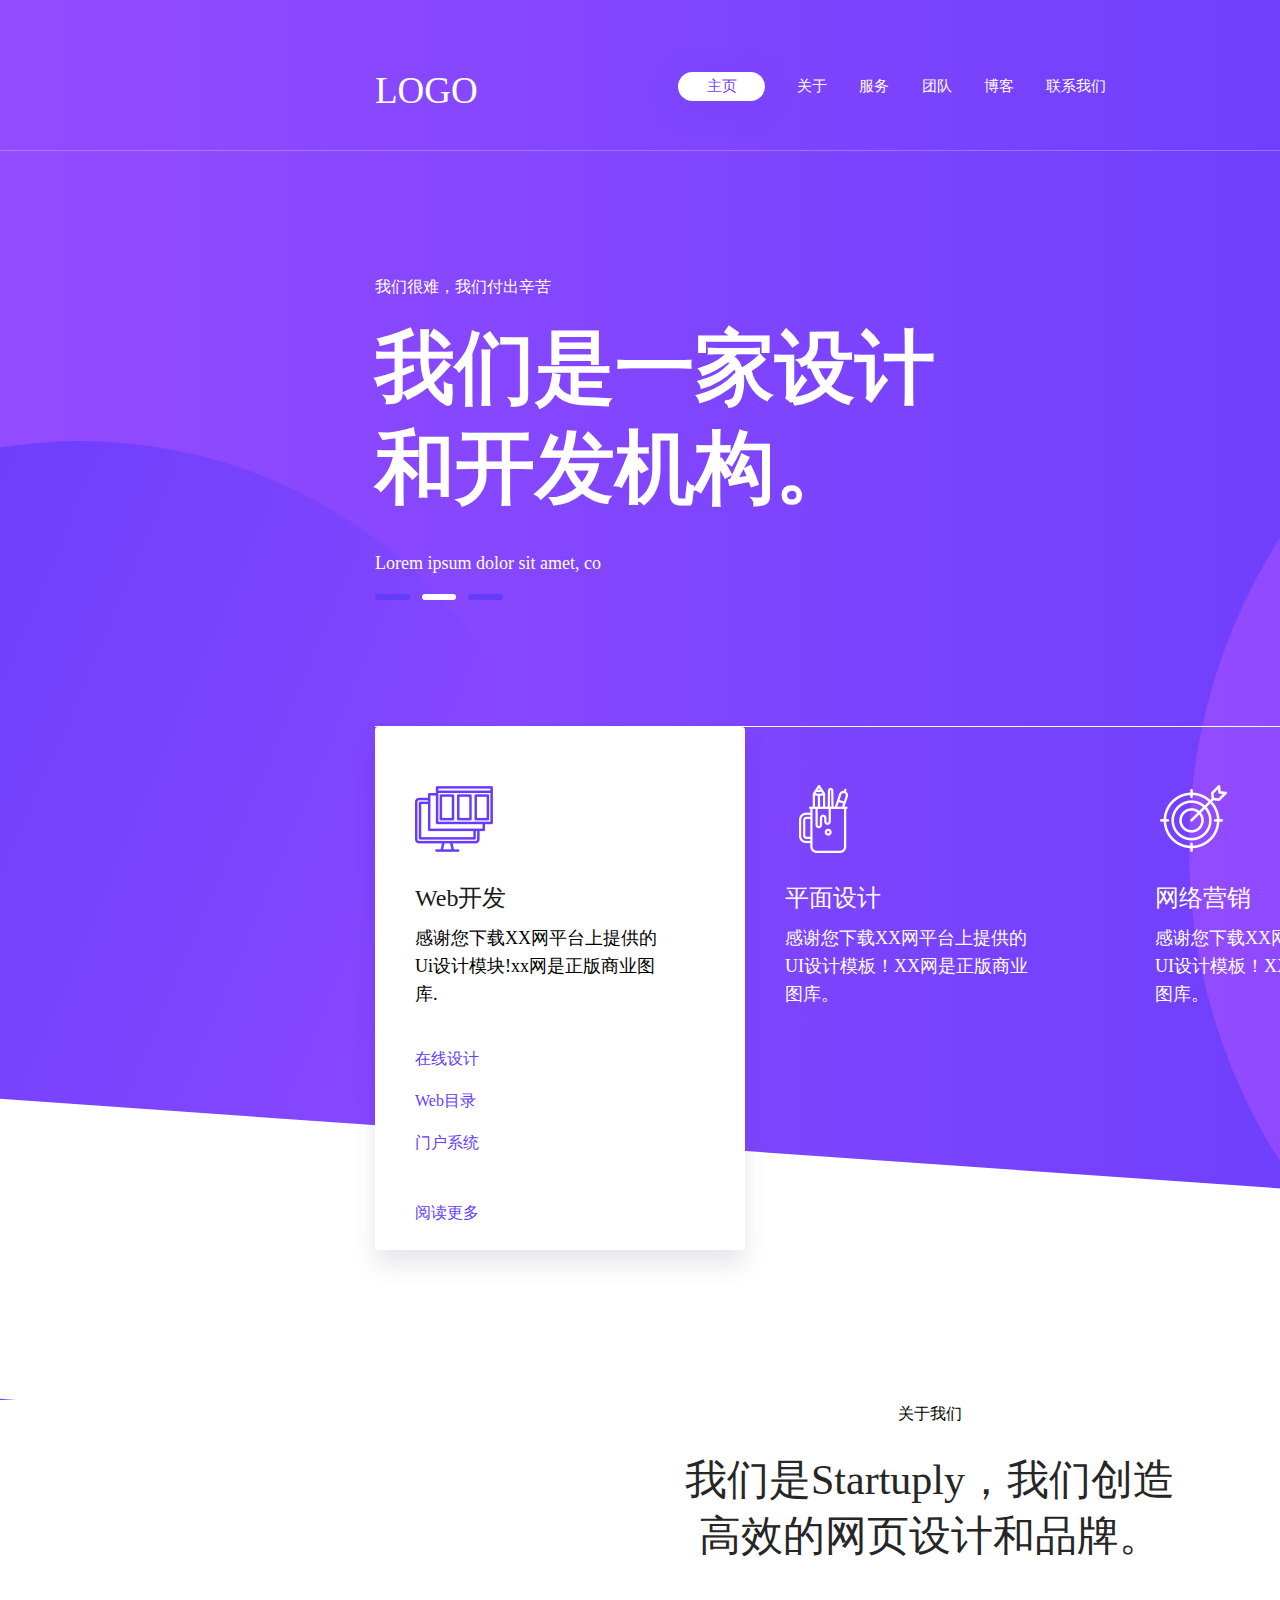
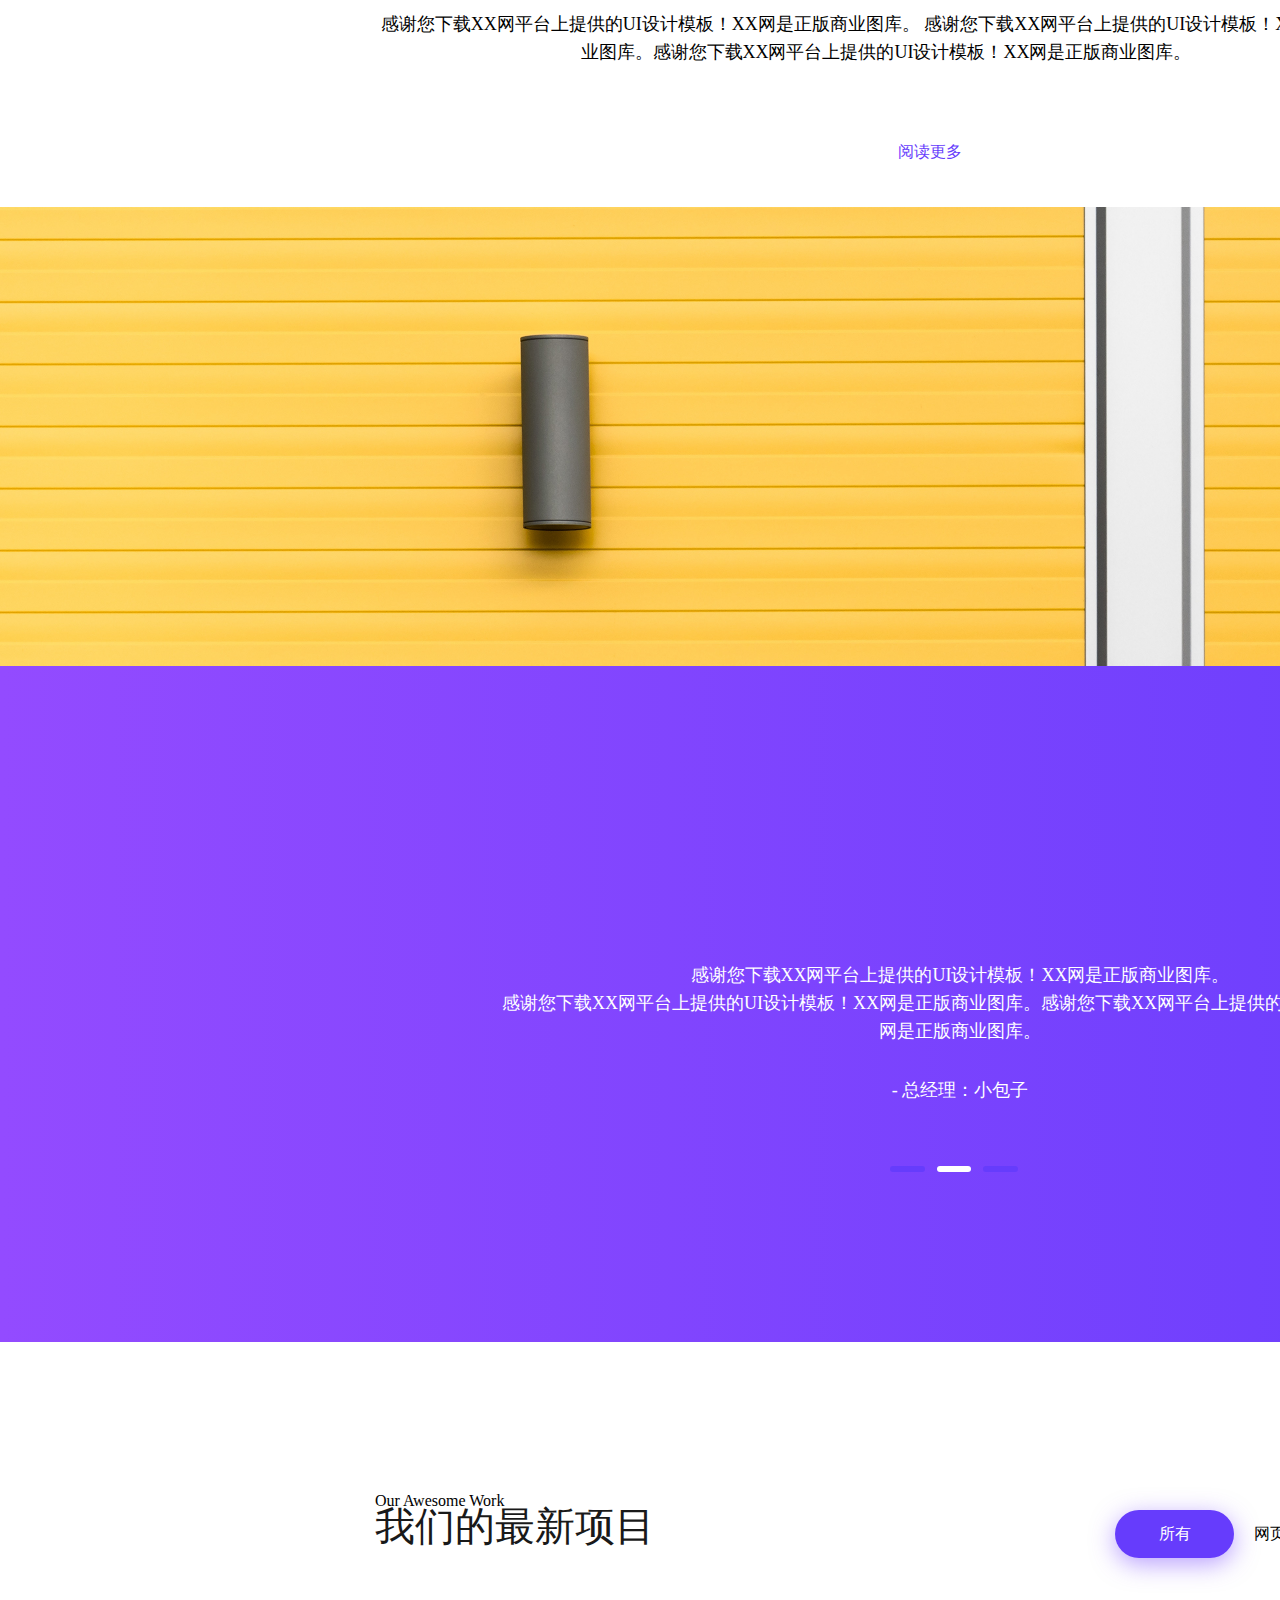
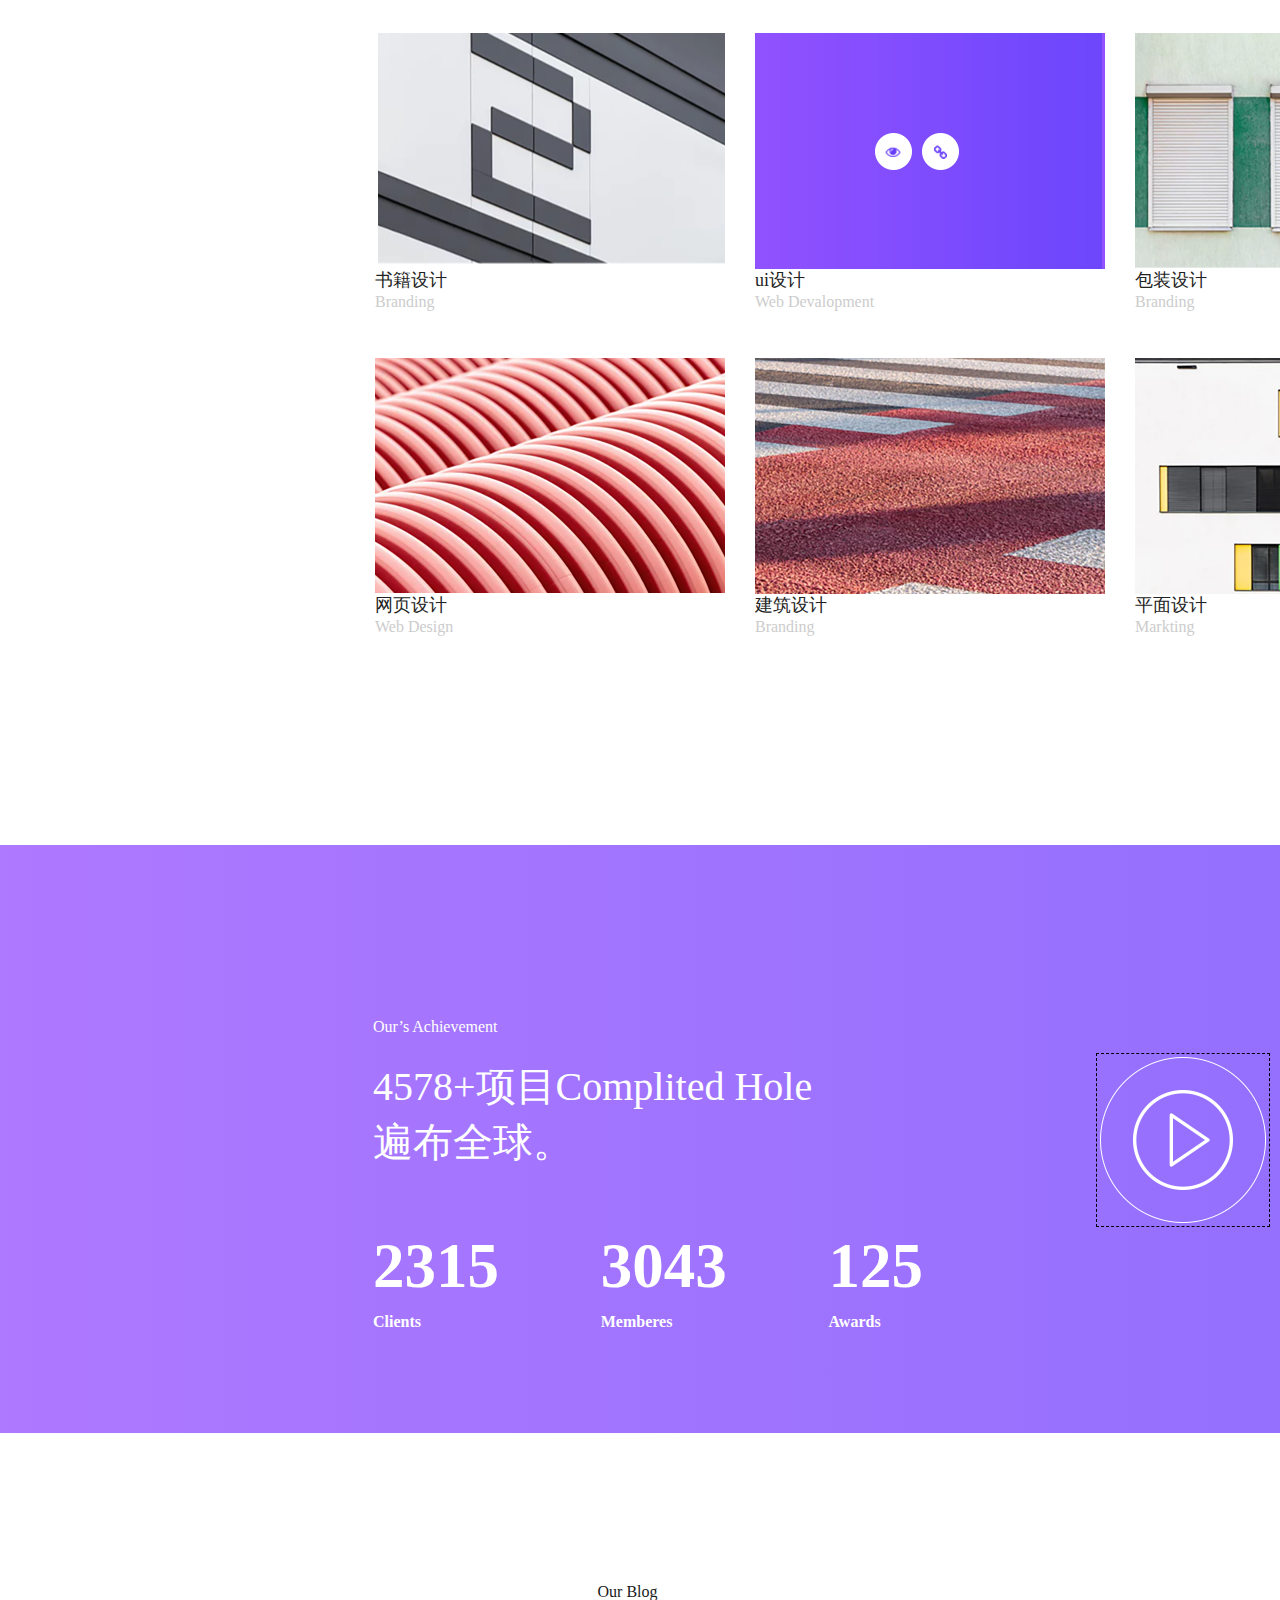
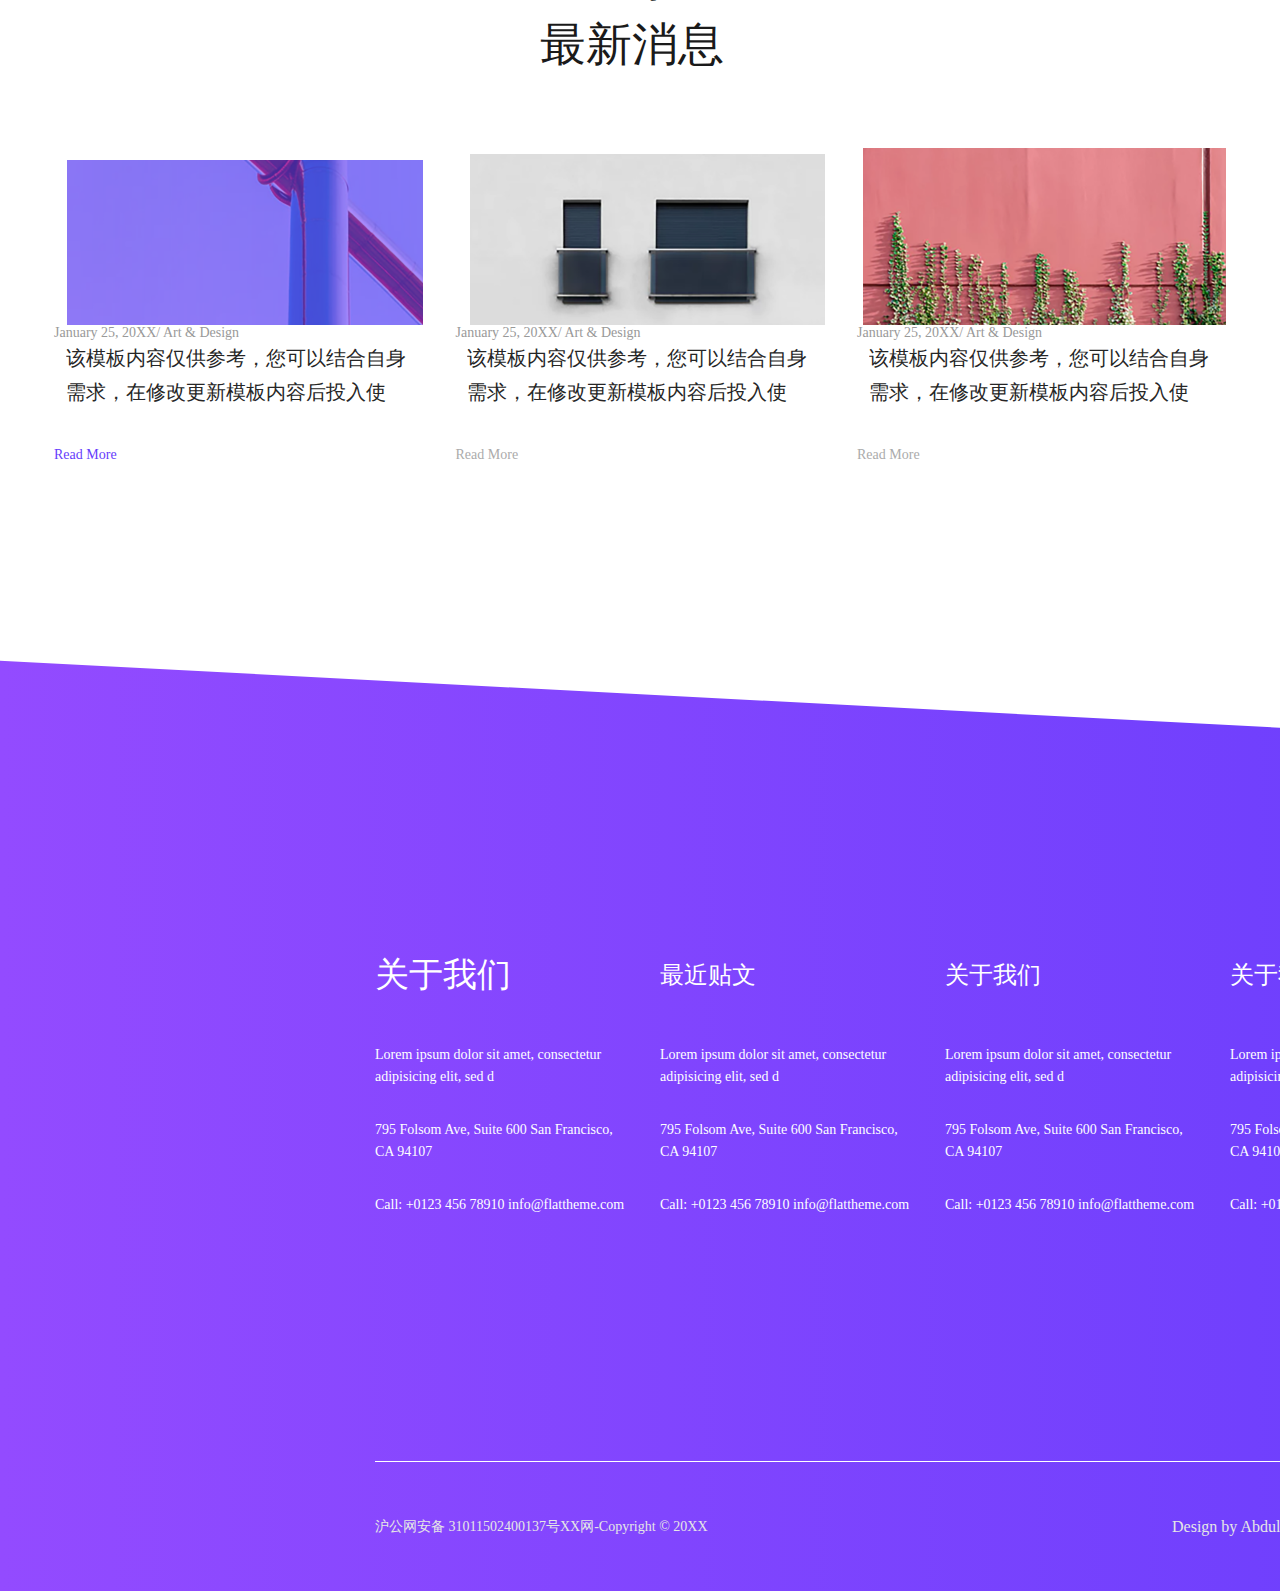
<file: index.html>
<!DOCTYPE html>
<html lang="en">
<head>
    <meta charset="UTF-8">
    <meta name="viewport" content="width=device-width, initial-scale=1.0">
    <title>Document</title>
    <link rel="stylesheet" href="./css/index.css">
    <!-- <script src="https://cdn.tailwindcss.com"></script> -->
</head>
<body>
    <div class="home">
        <div class="home_top">
            <div class="logo">LOGO</div>
            <ul class="nav">
                <li>主页</li>
                <li>关于</li>
                <li>服务</li>
                <li>团队</li>
                <li>博客</li>
                <li>联系我们</li>
            </ul>
            <div class="login">
                <div>登录</div>
                <button>免费注册</button>
            </div>
        </div>
        <div class="underline"></div>
        <div class="ball1"></div>
        <div class="ball2"></div>
        <div class="cont">
            <p>我们很难，我们付出辛苦</p>
            <h2>我们是一家设计 和开发机构。</h2>
            <p>Lorem ipsum dolor sit amet, co</p>
            <ul>
                <li></li>
                <li></li>
                <li></li>
            </ul>
            <ul class="nav">
                <div>
                    <img src="./img/levels.png" alt="">
                    <h2>Web开发</h2>
                    <p>感谢您下载XX网平台上提供的Ui设计模块!xx网是正版商业图库.</p>
                    <h5>   在线设计</h5>
                    <h5>   Web目录</h5>
                    <h5>   门户系统</h5>
                    <div>阅读更多</div>
                </div>
                <div>
                    <img src="./img/pencil-case.png" alt="">
                    <h2>平面设计</h2>
                    <p>感谢您下载XX网平台上提供的UI设计模板！XX网是正版商业图库。</p>
                </div>
                <div>
                    <img src="./img/target (1).png" alt="">
                    <h2>网络营销</h2>
                    <p>感谢您下载XX网平台上提供的UI设计模板！XX网是正版商业图库。</p>
                </div>
            </ul>
        </div>
        <div class="line" ></div>
    </div>
    <div class="banner">
        <div class="star">
            <p>关于我们</p>
            <h2>我们是Startuply，我们创造
                高效的网页设计和品牌。</h2>
            <h3>感谢您下载XX网平台上提供的UI设计模板！XX网是正版商业图库。
                感谢您下载XX网平台上提供的UI设计模板！XX网是正版商业图库。感谢您下载XX网平台上提供的UI设计模板！XX网是正版商业图库。</h3>
            <div>阅读更多</div>
        </div>
        <img src="./img/组 1(1).png" alt="">
        <div class="thank">
            <p>感谢您下载XX网平台上提供的UI设计模板！XX网是正版商业图库。</p>
            <p> 感谢您下载XX网平台上提供的UI设计模板！XX网是正版商业图库。感谢您下载XX网平台上提供的UI设计模板！XX网是正版商业图库。</p>
            <p>- 总经理：小包子</p>
            <ul>
                <li></li>
                <li></li>
                <li></li>
            </ul>
        </div>
        <div class="newProjects">
            <p>Our Awesome Work</p>
            <div class="Projects">
                <p>我们的最新项目</p>
                <ul>
                    <li>所有</li>
                    <li>网页设计</li>
                    <li>平面设计</li>
                    <li>市场营销</li>
                </ul>
            </div>
            <ul>
                <li>
                    <div></div>
                    <p>书籍设计</p>
                    <span>Branding</span>
                </li>
                <li>
                    <div></div>
                    <p>ui设计 </p>
                    <span>Web Devalopment</span>
                </li>
                <li>
                    <div></div>
                    <p>包装设计 </p>
                    <span>Branding</span>
                </li>
                <li>
                    <div></div>
                    <p>网页设计 </p>
                    <span>Web Design</span>
                </li>
                <li>
                    <div></div>
                    <p>建筑设计 </p>
                    <span>Branding</span>
                </li>
                <li>
                    <div></div>
                    <p>平面设计</p>
                    <span>Markting</span>
                </li>
            </ul>
        </div>
        <div class="spread">
            <span>Our’s Achievement</span>
            <p>4578+项目Complited Hole遍布全球。</p>
            <ul>
                <li>
                    <h2>2315</h2>
                    <p>Clients</p>
                </li>
                <li>
                    <h2>3043</h2>
                    <p>Memberes</p>
                </li>
                <li>
                    <h2>125</h2>
                    <p>Awards</p>
                </li>
            </ul>
            <img src="./img/play-button (4).png" alt="">
        </div>
        <div class="message">
            <p>Our Blog</p>
            <h2>最新消息</h2>
            <ul>
                <li>
                    <div></div>
                    <span>January 25, 20XX/   Art & Design</span>
                    <p>该模板内容仅供参考，您可以结合自身需求，在修改更新模板内容后投入使用。 有任何问题请随时联系网站客服沟通处理。</p>
                    <h2>Read More  </h2>
                </li>
                <li>
                    <div></div>
                    <span>January 25, 20XX/   Art & Design</span>
                    <p>该模板内容仅供参考，您可以结合自身需求，在修改更新模板内容后投入使用。 有任何问题请随时联系网站客服沟通处理。</p>
                    <h2>Read More  </h2>
                </li>
                <li>
                    <div></div>
                    <span>January 25, 20XX/   Art & Design</span>
                    <p>该模板内容仅供参考，您可以结合自身需求，在修改更新模板内容后投入使用。 有任何问题请随时联系网站客服沟通处理。</p>
                    <h2>Read More  </h2>
                </li>
            </ul>
            <div class="line"></div>
        </div>
        <div class="end">
            <ul class="nav">
                <li>
                    <h2>关于我们</h2>
                    <p>Lorem ipsum dolor sit amet, consectetur adipisicing elit, sed d</p>
                    <p>795 Folsom Ave, Suite 600 San Francisco, CA 94107</p>
                    <p>Call: +0123 456 78910 info@flattheme.com</p>
                </li>
                <li>
                    <h2>最近贴文</h2>
                    <p>Lorem ipsum dolor sit amet, consectetur adipisicing elit, sed d</p>
                    <p>795 Folsom Ave, Suite 600 San Francisco, CA 94107</p>
                    <p>Call: +0123 456 78910 info@flattheme.com</p>
                </li>
                <li>
                    <h2>关于我们</h2>
                    <p>Lorem ipsum dolor sit amet, consectetur adipisicing elit, sed d</p>
                    <p>795 Folsom Ave, Suite 600 San Francisco, CA 94107</p>
                    <p>Call: +0123 456 78910 info@flattheme.com</p>
                </li>
                <li>
                    <h2>关于我们</h2>
                    <p>Lorem ipsum dolor sit amet, consectetur adipisicing elit, sed d</p>
                    <p>795 Folsom Ave, Suite 600 San Francisco, CA 94107</p>
                    <p>Call: +0123 456 78910 info@flattheme.com</p>
                </li>
            </ul>
            <div class="line"></div>
            <div class="e">
                <div>沪公网安备 31011502400137号XX网-Copyright © 20XX</div>
                <div>Design by Abdullah Un Noman © 20XX</div>
            </div>
        </div>
    </div>
</body>
</html>
</file>
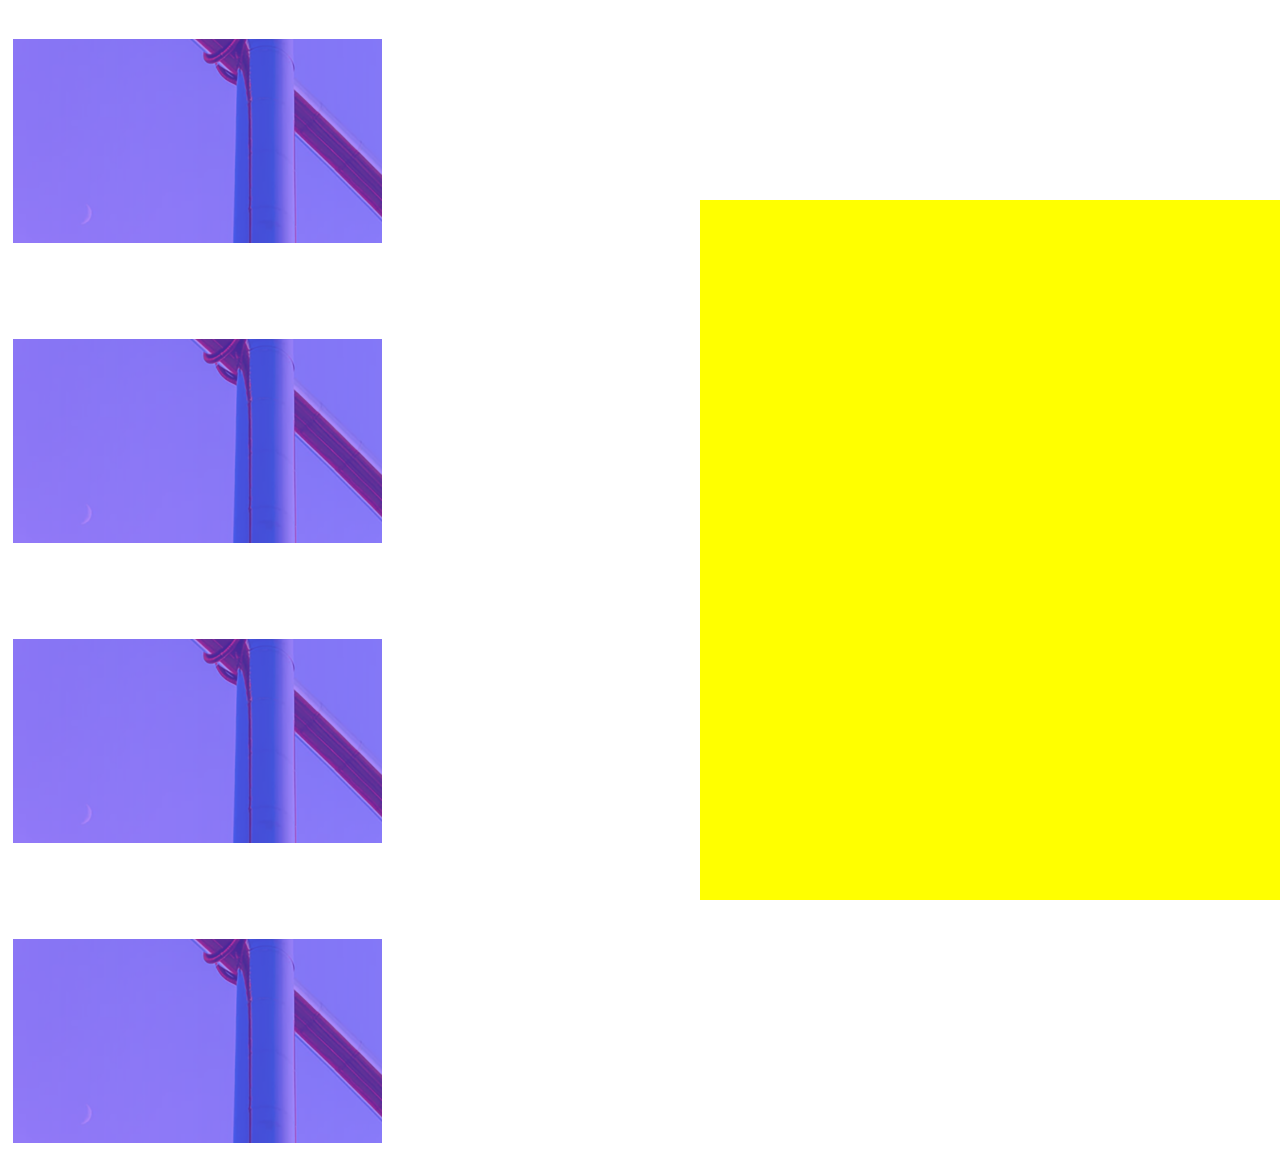
<file: 1.html>
<!DOCTYPE html>
<html lang="en">
<head>
    <meta charset="UTF-8">
    <meta name="viewport" content="width=device-width, initial-scale=1.0">
    <title>Document</title>
    <style>
        *{
            margin: 0;
            padding: 0;
        }
        a{
            text-decoration: none;
        }
        ul li{
            list-style: none;
            position: absolute;
            cursor: pointer;
        }
        ul li:nth-child(1){
            top: 0;
        }
        ul li:nth-child(2){
            top: 300px;
        }
        ul li:nth-child(3){
            top: 600px;
        }
        ul li:nth-child(4){
            top: 900px;
        }
        .a{
            width: 1820px;
            display: flex;
            justify-content: space-between;
        }
        .a div{
            width: 1200px;
            height: 700px;
            background-color: yellow;
            margin-top: 200px;
            position: absolute;
            left: 700px;
            z-index: -1;
        }
        img{
            size: 2000px;
        }
    </style>
</head>
<body>
    <div class="a">
        <ul>
            <li><img src="./img/1.png" alt=""></li>
            <li><img src="./img/1.png" alt=""></li>
            <li><img src="./img/1.png" alt=""></li>
            <li><img src="./img/1.png" alt=""></li>
        </ul>
        <div></div>
    </div>
</body>
<script>
    var img=document.querySelectorAll('img');
    for (let i = 0; i < img.length; i++) {
        img[i].addEventListener("mousedown",function(e){
            var x=e.clientX;
            var y=e.clientY;
            console.log(x,y);
            e.preventDefault();
            document.body.onmousemove=function(e){
                var newx=e.clientX;
                var newy=e.clientY;
                console.log(newx-x);
                document.body.style.cursor="grab";
                img[i].style.transform=`translate(${newx-x}px,${newy-y}px)`;
                img[i].style.width
                console.log(newx-x);
            };
        })

    }
    document.addEventListener("mouseup",function(e){
        document.body.onmousemove="";
        document.body.style.cursor="pointer";
    })
</script>
</html>
</file>
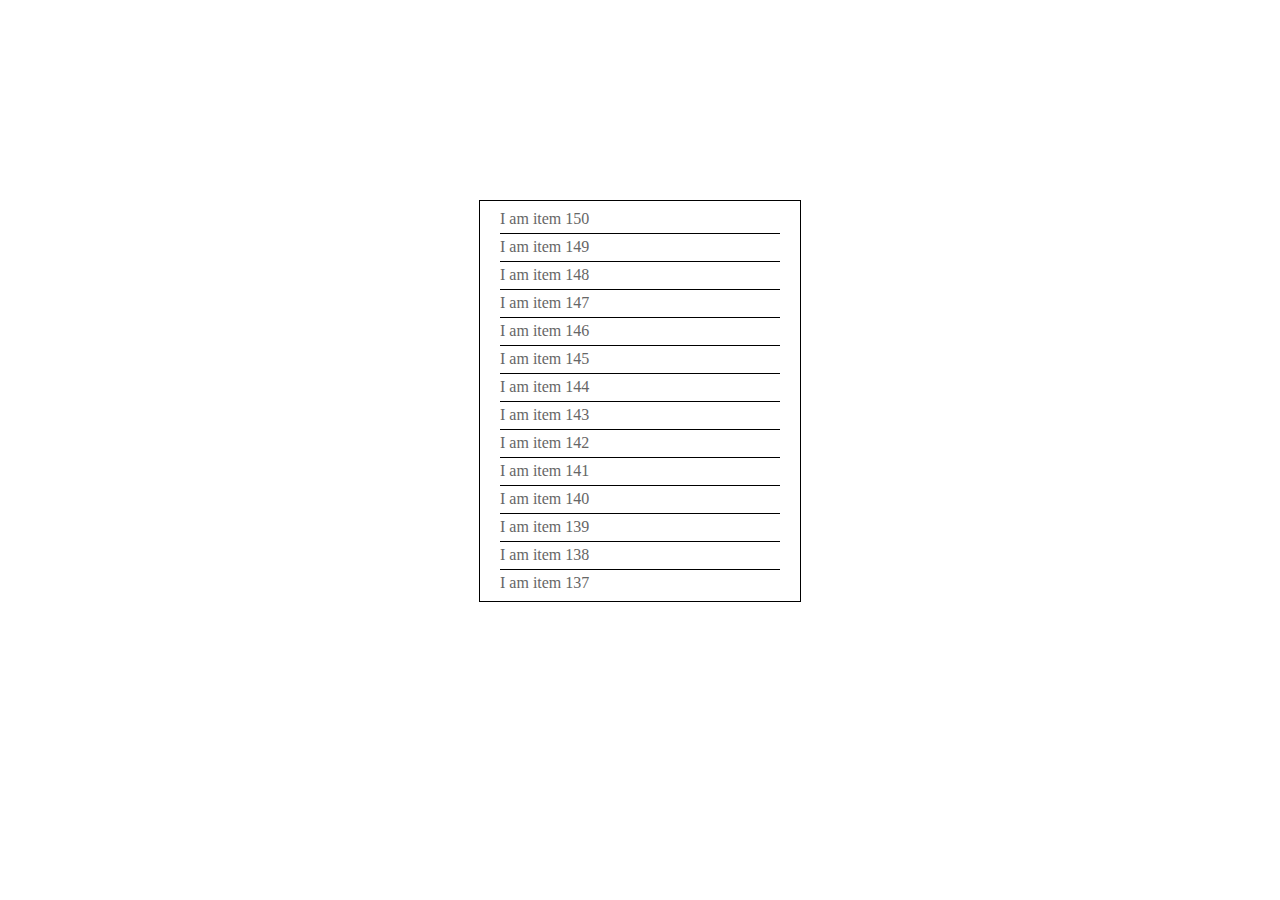
<file: 3.html>
<!DOCTYPE html>
<html lang="en">
<head>
    <meta charset="UTF-8">
    <meta name="viewport" content="width=device-width, initial-scale=1.0">
    <title>Document</title>
    <style>
        div{
            width: 300px;
            height: 400px;
            margin: 0 auto;
            border: 1px black solid;
            padding: 0 10px;
            position: relative;
            margin-top: 200px;
            overflow: hidden;
        }
        div ul{
            position: absolute;
            top: -52px;
            left: 20px;
            padding: 0;
            /* transition: all ease-in-out 0.1s; */
        }
        div li{
            width: 280px;
            height: 27px;
            border-top: 1px black solid;
            color: #666;
            line-height: 25px;
            list-style: none;
        }
        div ul li:nth-child(2){
            border: none;
        }
        div ul h2{
            text-align: center;
            width: 280px;
            font-size: 18px;
            font-weight: 400;
            margin: 0;
            margin-bottom: 20px;
        }
    </style>
</head>
<body>
    <!-- <div>
        <ul>
            <h2>↓pull down</h2>
            <li>I am item 150</li>
            <li>I am item 149</li>
            <li>I am item 148</li>
            <li>I am item 147</li>
            <li>I am item 146</li>
            <li>I am item 145</li>
            <li>I am item 144</li>
            <li>I am item 143</li>
            <li>I am item 142</li>
            <li>I am item 141</li>
            <li>I am item 140</li>
            <li>I am item 139</li>
            <li>I am item 138</li>
            <li>I am item 137</li>
        </ul>
    </div> -->
</body>
<script>
    (function(window){
        // 创建标签
        var div = document.createElement('div');
        var ul = document.createElement('ul');
        var h2 = document.createElement('h2');
        h2.textContent = "↓pull down";
        ul.appendChild(h2);
        for (let j = 150; j >= 137; j--) {
            var li = document.createElement('li');
            li.innerText = `I am item ${j}`;
            ul.appendChild(li);
        }
        div.appendChild(ul);
        document.body.appendChild(div);
        li=document.querySelectorAll('li');
        var transitionState = "";
        //鼠标按下事件
    div.addEventListener("mousedown", function (e) {
        h2.innerText = "↓pull down";
        transitionState = "none";
        ul.style.transition = transitionState;
        e.preventDefault();
        window.y = e.y;
        window.x = e.x;
        document.addEventListener('mousemove', move);
        //鼠标松开事件
        document.addEventListener("mouseup", function (e) {
            document.removeEventListener('mousemove', move);
            if (h2.innerText == "↑Release") {
                h2.innerText = "Loading...";
                transitionState = "all ease-in-out 0.3s 1s";
                ul.style.transition = transitionState;
                setTimeout(function(){
                    for(var i=0;i<li.length;i++){
                        console.log(li[i].innerText);
                        li[i].innerText="I am item "+(parseInt(li[i].innerText.match(/\d+/)[0])+30);
                    }
                },1000)
            }else{
                transitionState = "all ease-in-out 0.3s";
                ul.style.transition = transitionState;
            }
            ul.style.top = `-52px`;
        });
        //鼠标移动事件
        var movex=0
        var movey=0
        var a={x:x,y:y};
        var b={x:x,y:y+1};
        var c={};
        function move(e) {
            movex=e.x;
            movey=e.y;
            c={x:movex,y:movey}
            console.log(getDegree(a,b,c));
            console.log(a);
            
            if (getDegree(a,b,c)<50 &&getDegree(a,b,c)>-50) {
                if (e.y - y >= 0  && e.y - y<=100) {
                    ul.style.top = `${parseInt(e.y - y) - 52}px`;
                }
                if (e.y - y > 80) {
                    h2.innerText = "↑Release";
                }
                // console.log(getDegree(a,c,b));
                
            }else{
                y=e.y;
            }
        }
        function getDegree(a, b, c) {
        var vecAB = { x: b.x - a.x, y: b.y - a.y };
        var vecAC = { x: c.x - a.x, y: c.y - a.y };
        if (vecAC.x>0) {
            var vecABdotVecAC = vecAB.x * vecAC.x + vecAB.y * vecAC.y;
            var scalarAB = Math.sqrt(Math.pow(vecAB.x, 2) + Math.pow(vecAB.y, 2));
            var scalarAC = Math.sqrt(Math.pow(vecAC.x, 2) + Math.pow(vecAC.y, 2));
            var deg = Math.acos(vecABdotVecAC / (scalarAB * scalarAC));
            return -((deg * 180) / Math.PI);
    }else{
        var vecABdotVecAC = vecAB.x * vecAC.x + vecAB.y * vecAC.y;
        var scalarAB = Math.sqrt(Math.pow(vecAB.x, 2) + Math.pow(vecAB.y, 2));
        var scalarAC = Math.sqrt(Math.pow(vecAC.x, 2) + Math.pow(vecAC.y, 2));
        var deg = Math.acos(vecABdotVecAC / (scalarAB * scalarAC));
        return (deg * 180) / Math.PI;
    }
  }
    });
})(window)
</script>
</html>
</file>
<file: css/index.css>
*{
    margin: 0;
    padding: 0;
}

a{
    text-decoration: none;
}

ul li{
    list-style: none;
}

.home{
    width: 1920px;
    height: 1400px;
    background: linear-gradient(90deg, #934BFF, #5F3AFC);
    position: relative;
    overflow: hidden;
}

.home .home_top{
    width: 1170px;
    height: 150px;
    margin: 0 375px;
    display: flex;
    justify-content: space-between;
}

.home .home_top .logo{
    width: 104px;
    height: 28px;
    font-family: Source Han Sans CN;
    font-weight: 400;
    font-size: 37px;
    color: #FFFFFF;
    line-height: 73px;
    margin-top: 54px;
}

.home .home_top .nav{
    width: 428px;
    height: 14px;
    font-family: Source Han Sans CN;
    font-weight: 400;
    font-size: 15px;
    color: white;
    line-height: 28px;
    display: flex;
    justify-content: space-between;
    margin-top: 72px;
}

.home .home_top .nav li:nth-child(1){
    width: 87px;
    height: 29px;
    background: #FFFFFF;
    box-shadow: 0px 6px 24px 0px rgba(116,65,253,0.5);
    border-radius: 15px;
    text-align: center;
    color: #7441FD ;
}

.home .home_top .login{
    width: 240px;
    height: 30px;
    display: flex;
    justify-content: space-between;
    margin-top: 52px;
}

.home .home_top .login button:nth-child(2){
    width: 180px;
    height: 56px;
    background: #FFFFFF;
    box-shadow: 0px 15px 24px 0px rgba(23,3,79,0.1);
    border-radius: 28px;
    border: none;
}

.home .home_top .login div:nth-child(1){
    margin-top: 20px;
    outline: none;
    color: white;
}

.home .underline{
    width: 1920px;
    height: 1px;
    background: #FFFFFF;
    opacity: 0.25;
    position: absolute;
    top: 150px;
}

.home .ball1{
    width: 987px;
    height: 987px;
    background: linear-gradient(-67deg, #934BFF, #5F3AFC);
    border-radius: 50%;
    margin-top: 291px;
    margin-left: -413px;
    float: left;
}

.home .ball2{
    width: 1159px;
    height: 1159px;
    background: linear-gradient(90deg, #934BFF, #5F3AFC);
    border-radius: 50%;
    float: right;
    margin-top: 120px;
    margin-right: -428px;
}
.home .cont{
    height: 1278px;
    width: 1170px;
    position: absolute;
    top: 150px;
    margin: 0 375px;
    z-index: 20;
}

.home .cont p:nth-child(1){
    width: 183px;
    height: 16px;
    font-family: Source Han Sans CN;
    font-weight: 400;
    font-size: 16px;
    color: #FFFFFF;
    line-height: 28px;
    margin-top: 123px;
}

.home .cont h2:nth-child(2){
    width: 613px;
    height: 186px;
    font-family: Source Han Sans CN;
    font-weight: 800;
    font-size: 80px;
    color: #FFFFFF;
    line-height: 100px;
    margin-top: 29px;
}

.home .cont p:nth-child(3){
    width: 540px;
height: 45px;
font-family: Myriad Pro;
font-weight: 400;
font-size: 18px;
color: #FFFFFF;
line-height: 28px;
margin-top: 45px;
}

.home .cont ul,
.banner .thank ul{
    width: 140px;
    height: 6px;
    display: flex;
}

.home .cont ul li,
.banner .thank ul li{
    width: 36px;
    height: 6px;
    background: #663CFC;
    border-radius: 3px;
    margin-right: 12px;
}

.home .cont ul li:nth-child(2){
    background-color: white;
}

.home .cont .nav{
    width: 1110px;
    height: 523px;
    border-top: 1px white solid;
    margin-top: 126px;
}

.home .cont .nav>div{
    width: 290px;
    height: 470px;
    /* background: #FFFFFF; */
    border-radius: 3px;
    padding: 53px 40px 0 40px;
}

.home .cont .nav div:nth-child(1){
    background-color: white;
    box-shadow: 0px 15px 24px 0px rgba(23,3,79,0.1);
}

.home .cont .nav div h2{
    width: 110px;
    height: 23px;
    font-family: Source Han Sans CN;
    font-weight: 400;
    font-size: 24px;
    color: white;
    line-height: 26px;
    margin-top: 23px;
}

.home .cont .nav div:nth-child(1) h2{
    color: #191919;
}

.home .cont .nav div p{
    width: 255px;
    height: 46px;
    font-family: Source Han Sans CN;
    font-weight: 400;
    font-size: 18px;
    color: white;
    line-height: 28px;
    margin-top: 16px;
}

.home .cont .nav div:nth-child(1) p{
    color: black;
}

.home .cont .nav div h5{
    width: 104px;
    height: 17px;
    font-family: Source Han Sans CN;
    font-weight: 400;
    font-size: 16px;
    color: #663CFC;
    line-height: 28px;
    margin-top: 25px;
}

.home .cont .nav div h5:nth-child(4){
    margin-top: 75px;
}

.home .cont .nav div div{
    margin-top: 55px;
    width: 68px;
    height: 15px;
    font-family: Source Han Sans CN;
    font-weight: 400;
    font-size: 16px;
    color: #663CFC;
    line-height: 24px;
    /* padding: 0; */
}
.home .line{
    width: 100%;
    height: 300px;
    background-color: #FFFFFF;
    position: absolute;
    bottom: -66px;
    z-index: 1;
    transform: skewY(4deg);

}

.banner{
    z-index: 20;
    background-color: #FFFFFF;
}


.banner .star{
    width: 1110px;
    height: 0px;
    margin: 0 375px;
    position: relative;
}

.banner .star p{
    /* width: 85px; */
    height: 16px;
    font-family: Source Han Sans CN;
    font-weight: 400;
    font-size: 16px;
    color: #010101;
    line-height: 28px;
    text-align: center;
}

.banner .star h2{
    width: 539px;
    height: 98px;
    font-family: Source Han Sans CN;
    font-weight: 400;
    font-size: 42px;
    color: #262626;
    margin: 0 auto;
    text-align: center;
    margin-top: 36px;
}

.banner .star h3{
    width: 1022px;
    height: 46px;
    font-family: Source Han Sans CN;
    font-weight: 400;
    font-size: 18px;
    color: #000000;
    line-height: 28px;
    margin-top: 60px;
    text-align: center;
}

.banner .star div{
    /* width: 62px; */
    height: 16px;
    font-family: Source Han Sans CN;
    font-weight: 400;
    font-size: 16px;
    color: #663CFC;
    line-height: 24px;
    text-align: center;
    margin-top: 84px;
}

.banner .thank{
    width: 924px;
    /* height: 441px; */
    background: linear-gradient(90deg, #934BFF, #5F3AFC);
    margin-top: -445px;
    padding: 148px 498px 170px 498px;
}

.banner .thank>p{
    /* width: 1000px; */
    font-family: Source Han Sans CN;
    font-weight: 400;
    font-size: 18px;
    color: #FFFFFF;
    line-height: 28px;
    /* margin:0 498px; */
    text-align: center;
}

.banner .thank p:nth-child(1){
    margin-top: 148px;
}

.banner .thank p:nth-child(3){
    margin-top: 31px;
}

.banner .thank ul{
    margin-top: 40px;
    margin: 62px auto 0;
}

.banner .thank ul li:nth-child(2){
    background-color: white;
}

.banner .newProjects{
    width: 1110px;
    height: 803px;
    margin: 0 375px;
    padding: 150px 0;
}

.banner .newProjects{
    width: 1110px;
    /* height: 6055px; */
    background: #FFFFFF;
    margin: 0 375px;
}

.banner .newProjects .Projects{
    display: flex;
    justify-content: space-between;
}

.banner .newProjects .Projects>p{
    /* width: 313px; */
    height: 43px;
    font-family: Source Han Sans CN;
    font-weight: 400;
    font-size: 40px;
    color: #191919;
    line-height: 34px;
}

.banner .newProjects .Projects>ul{
    width: 370px;
    height: 16px;
    font-family: Source Han Sans CN;
    font-weight: 400;
    font-size: 16px;
    /* color: #FFFFFF; */
    line-height: 34px;
    display: flex;
    justify-content: space-between;
    line-height: 48px;
}

.banner .newProjects .Projects ul li:nth-child(1){
    width: 119px;
    height: 48px;
    background: #663CFC;
    box-shadow: 0px 6px 24px 0px rgba(116,65,253,0.5);
    border-radius: 24px;
    color: #FFFFFF;
    text-align: center;
}

.banner .newProjects>ul{
    height: 650px;
    display: flex;
    justify-content: space-between;
    flex-wrap: wrap;
    margin-top: 80px;

}
.banner .newProjects>ul li p{
    font-family: Source Han Sans CN;
    font-weight: 400;
    font-size: 18px;
    color: #222222;
    line-height: 22px;
}

.banner .newProjects>ul li span{
    font-family: Source Han Sans CN;
    font-weight: 400;
    font-size: 16px;
    color: #ccc;
    line-height: 22px;
}

.banner .newProjects>ul li div{
    width: 350px;
    height: 236px;
}

.banner .newProjects>ul li:nth-child(1) div{
    background-image: url(../img/组\ 1.png);
    background-position: -23px;
}
.banner .newProjects>ul li:nth-child(2) div{
    background-image: url(../img/组\ 2.png);
    background-position: -23px;
}
.banner .newProjects>ul li:nth-child(3) div{
    background-image: url(../img/组\ 3.png);
    background-position: -23px;
}
.banner .newProjects>ul li:nth-child(4) div{
    background-image: url(../img/组\ 4.png);
    background-position: -23px;
}
.banner .newProjects>ul li:nth-child(5) div{
    background-image: url(../img/组\ 5.png);
    background-position: -23px;
}
.banner .newProjects ul li:nth-child(6) div{
    background-image: url(../img/组\ 6.png);
    background-position: -23px;
}

.banner .spread{
    width: 1174px;
    height: 288px;
    padding: 150px 373px;
    background: linear-gradient(90deg, rgba(147,75,255,0.75), rgba(95,58,252,0.75));
    position: relative;
}

.banner .spread span{
    display: block;
    width: 181px;
    font-family: Roboto;
    font-weight: 400;
    font-size: 16px;
    color: #FFFFFF;
    line-height: 64px;
}

.banner .spread>p{
    width: 441px;
    height: 97px;
    font-family: Source Han Sans CN;
    font-weight: 400;
    font-size: 40px;
    color: #FFFFFF;
    line-height: 56px;
}

.banner .spread ul{
    display: flex;
    justify-content: space-between;
    width: 550px;
    margin-top: 66px;
}

.banner .spread>ul li h2{
    font-family: Roboto;
    font-weight: 900;
    font-size: 63px;
    color: #FFFFFF;
    line-height: 88px;
}

.banner .spread>ul li p{
    width: 51px;
    height: 13px;
    font-family: Roboto;
    font-weight: 900;
    font-size: 16px;
    color: #FFFFFF;
    line-height: 23px;
}

.banner .spread img{
    position: absolute;
    top: calc(50% - 86px);
    right: 650px;
    border: 1px dashed #000000;
}


.banner .message{
    padding-top: 150px;
    position: relative;
}
.banner .message p{
    width: 85px;
    height: 13px;
    font-family: Roboto;
    font-weight: 400;
    font-size: 16px;
    color: #1A1A1A;
    /* line-height: 64px; */
    margin: 0 auto;
}

.banner .message h2{
    width: 200px;
    height: 44px;
    font-family: Source Han Sans CN;
    font-weight: 400;
    font-size: 46px;
    color: #1A1A1A;
    line-height: 56px;
    margin: 0 auto;
    margin-top: 21px;
}

.banner .message ul{
    height: 390px;
    width: 1172px;
    margin: 0 auto;
    display: flex;
    justify-content: space-between;
    margin-top: 60px;
}

.banner .message ul li div{
    width: 369px;
    height: 204px;
}

.banner .message ul li:nth-child(1) div{
    background-image: url(../img/1.png);
}

.banner .message ul li:nth-child(2) div{
    background-image: url(../img/2.png);
}

.banner .message ul li:nth-child(3) div{
    background-image: url(../img/3.png);
}

.banner .message ul li span{
    display: block;
    font-family: Roboto;
    font-weight: 400;
    font-size: 14px;
    color: #999999;
}

.banner .message ul li p{
    width: 346px;
    height: 65px;
    font-family: Source Han Sans CN;
    font-weight: 400;
    font-size: 20px;
    color: #262626;
    line-height: 34px;
    overflow: hidden;
}

.banner .message ul li h2{
    /* width: 89px; */
    /* height: 11px; */
    font-family: Roboto;
    font-weight: 500;
    font-size: 14px;
    color: #ABABAB;
    line-height: 24px;
    text-align: left;
    margin: 0;
    margin-top: 37px;
}

.banner .message ul li:nth-child(1) h2{
    color: #663CFC;
}

.banner .message .line{
    transform: skewY(3deg);
    width: 1920px;
    height: 200px;
    position: absolute;
    bottom: -200px;
    background-color: white;
    left: 0;
}

.banner .end{
    width: 1920px;
    height: 730px;
    background: linear-gradient(90deg, #934BFF, #5F3AFC);
    margin-top: 50px;
    /* padding: 300px 0; */
    padding-top: 300px;
}

.banner .end .nav{
    width: 1110px;
    margin: 0 375px;
    height: 500px;
    margin-top: 100px;
    display: flex;
    justify-content: space-between;
}

.banner .end .nav li{
    width: 255px;
}

.banner .end .nav li:nth-child(1) h2{
    font-size: 34px;
}

.banner .end .nav li h2{
    /* width: 142px; */
    height: 32px;
    font-family: Source Han Sans CN;
    font-weight: 400;
    font-size: 24px;
    color: #FFFFFF;
    line-height: 28px;
    margin-bottom: 51px;
}

.banner .end .nav li p{
    /* width: 237px; */
    /* height: 54px; */
    font-family: Myriad Pro;
    font-weight: 400;
    font-size: 14px;
    color: #FEFEFE;
    line-height: 22px;
    margin-bottom: 31px;
}

.banner .end .line{
    width: 1110px;
    height: 1px;
    background: #FFFFFF;
    margin: 0 375px;
}

.banner .end .e{
    width: 1110px;
    margin: 0 375px;
    height: 130px;
    display: flex;
    justify-content: space-between;
}

.banner .end .e div:nth-child(1){
    width: 372px;
    height: 16px;
    font-family: Source Han Sans CN;
    font-weight: 400;
    font-size: 14px;
    color: #E6E6E6;
    /* line-height: 38px; */
    line-height: 130px;
}

.banner .end .e div:nth-child(2){
    width: 313px;
    height: 16px;
    font-family: Roboto;
    font-weight: 300;
    font-size: 16px;
    color: #E6E6E6;
    /* line-height: 58px; */
    line-height: 130px;
}
</file>
